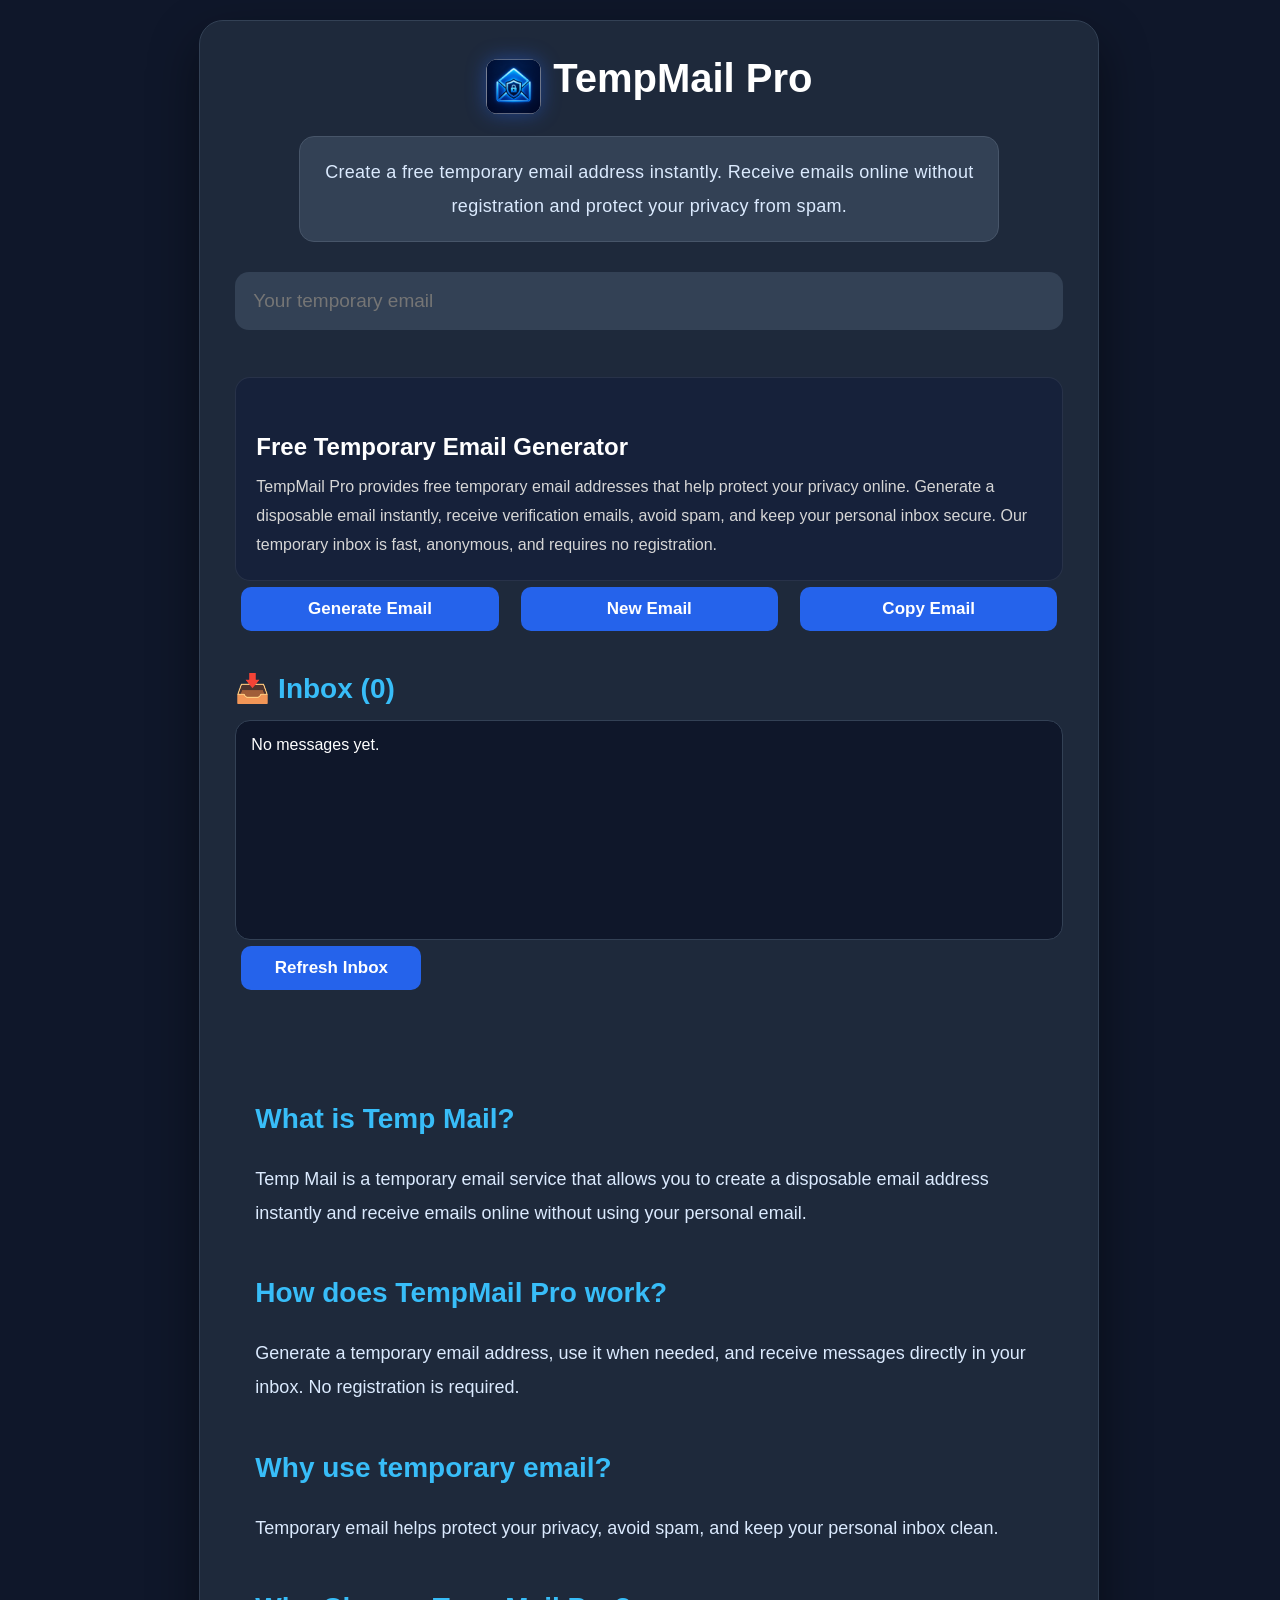
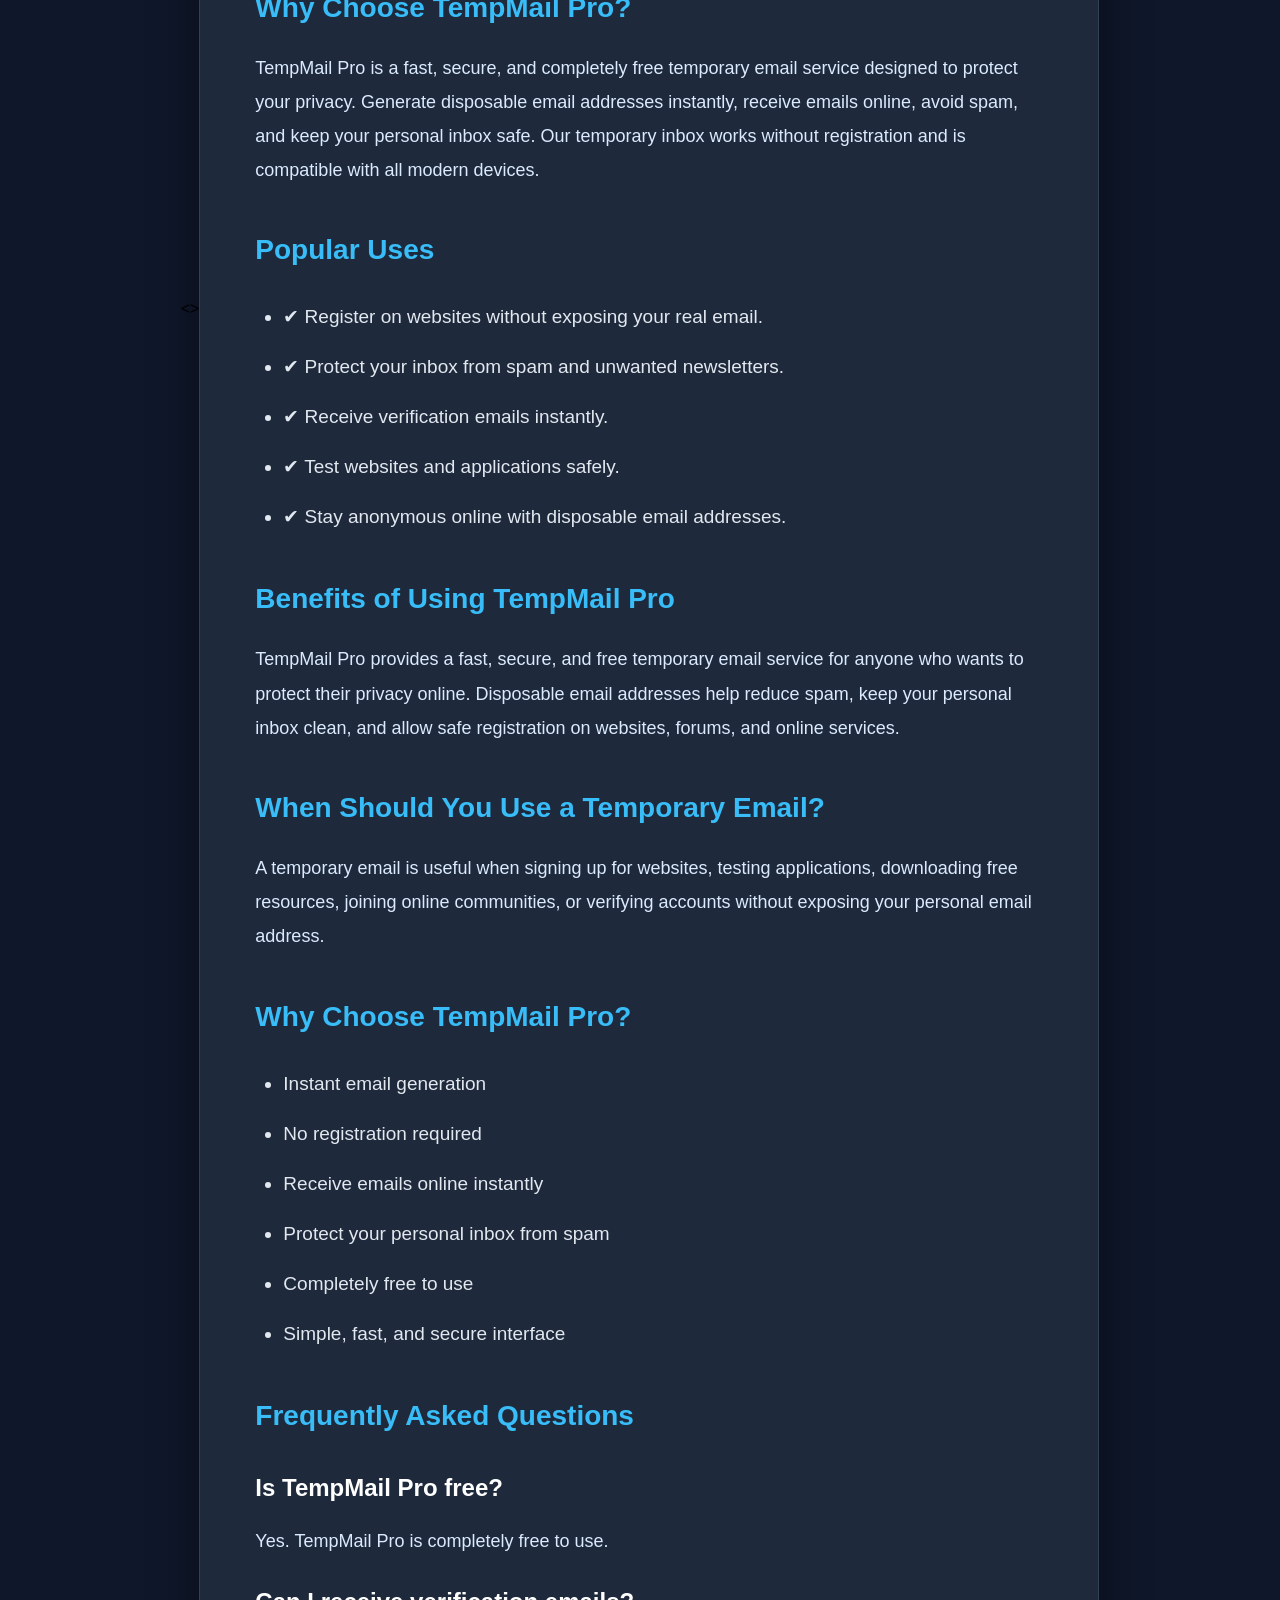
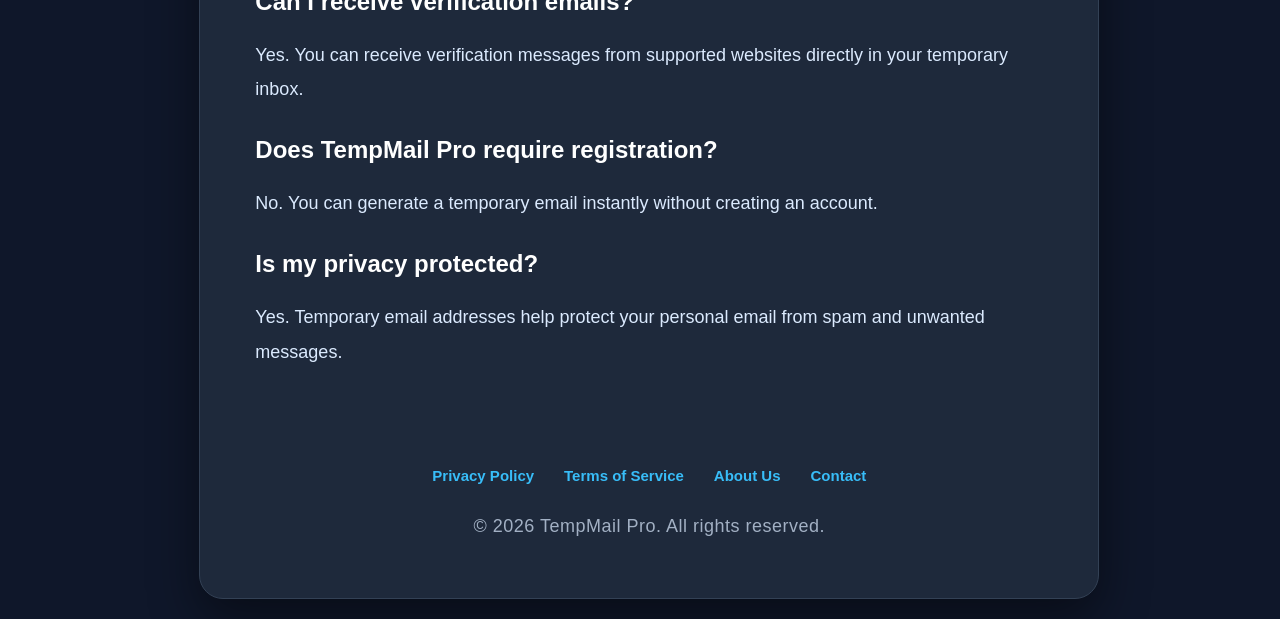
<file: index.html>
<!DOCTYPE html>
<html lang="en">
<>

<meta charset="UTF-8">
<meta name="viewport" content="width=device-width, initial-scale=1.0">

<title>TempMail Pro | Free Temporary Email - Disposable Email Service</title>

<meta name="description" content="TempMail Pro is a free temporary email service that lets you generate disposable email addresses instantly. Receive emails online, protect your privacy, avoid spam, and use temporary inboxes without registration.">
  <meta name="author" content="TempMail Pro">
  <meta name="keywords" content="temp mail, temporary email, disposable email, free temp mail, fake email, anonymous email, temporary inbox, receive email online, temp email generator">
  <link rel="canonical" href="https://jackmilo039-netizen.github.io/Tempmail-/">
  <meta name="google-site-verification" content="VM8_5aUVEPTdeHIP9l7O9-RKm6DKjGMaDQCW--XI7i4" />
  <link rel="icon" type="image/png" href="logo.png">
<link rel="apple-touch-icon" href="logo.png">
  <link rel="manifest" href="manifest.json">
<meta name="theme-color" content="#0f172a">
  <meta name="robots" content="index, follow, max-image-preview:large, max-snippet:-1, max-video-preview:-1">
<meta name="author" content="TempMail Pro">
<meta name="language" content="English">
  <link rel="manifest" href="manifest.json">

<link rel="stylesheet" href="style.css">
  <meta name="application-name" content="TempMail Pro">
<meta name="apple-mobile-web-app-title" content="TempMail Pro">
<meta name="format-detection" content="telephone=no">
  <meta property="og:type" content="website">
<meta property="og:title" content="TempMail Pro - Free Temporary Email Service">
<meta property="og:description" content="Create a free temporary email instantly and protect your privacy from spam.">
<meta property="og:url" content="https://jackmilo039-netizen.github.io/Tempmail-/">
<meta property="og:image" content="https://jackmilo039-netizen.github.io/Tempmail-/logo.png">

<meta name="twitter:card" content="summary_large_image">
<meta name="twitter:title" content="TempMail Pro - Free Temporary Email Service">
<meta name="twitter:description" content="Generate disposable email addresses instantly for free.">
<meta name="twitter:image" content="https://jackmilo039-netizen.github.io/Tempmail-/logo.png">

<!-- كود إعلان الـ Popunder من Adsterra -->
<script src="https://pl30672529.effectivecpmnetwork.com/dc/d5/3c/dcd53cf4896d003f60cefcb840843703.js"></script>
  <script type="application/ld+json">
{
  "@context":"https://schema.org",
  "@graph":[
    {
      "@type":"Organization",
      "name":"TempMail Pro",
      "url":"https://jackmilo039-netizen.github.io/Tempmail-/",
      "logo":"https://jackmilo039-netizen.github.io/Tempmail-/logo.png"
    },
    {
      "@type":"WebSite",
      "name":"TempMail Pro",
      "url":"https://jackmilo039-netizen.github.io/Tempmail-/",
      "potentialAction":{
        "@type":"SearchAction",
        "target":"https://jackmilo039-netizen.github.io/Tempmail-/?q={search_term_string}",
        "query-input":"required name=search_term_string"
      }
    },
    {
      "@type":"WebApplication",
      "name":"TempMail Pro",
      "applicationCategory":"UtilitiesApplication",
      "operatingSystem":"Android, iOS, Windows, macOS",
      "url":"https://jackmilo039-netizen.github.io/Tempmail-/",
      "image":"https://jackmilo039-netizen.github.io/Tempmail-/logo.png",
      "description":"Free temporary email service to generate disposable email addresses instantly."
    }
  ]
}
    </script>

  <!-- Google Analytics -->
  <script async src="https://www.googletagmanager.com/gtag/js?id=G-C2E69P86M1"></script>
  <script>
    window.dataLayer = window.dataLayer || [];
    function gtag(){dataLayer.push(arguments);}
    gtag('js', new Date());

    gtag('config', 'G-C2E69P86M1');
  </script>

</head>

<body>

<div class="container">

<div class="logo-box">
    <img src="logo.png" alt="TempMail Pro Logo" class="logo">
    <h1>TempMail Pro</h1>
</div>

<p class="description">
Create a free temporary email address instantly. Receive emails online without registration and protect your privacy from spam.
</p>

<input id="email" type="text" placeholder="Your temporary email" readonly>
  <section class="seo-content">

<h2>Free Temporary Email Generator</h2>

<p>
TempMail Pro provides free temporary email addresses that help protect your privacy online. Generate a disposable email instantly, receive verification emails, avoid spam, and keep your personal inbox secure. Our temporary inbox is fast, anonymous, and requires no registration.
</p>

  </section>

  <div class="buttons">
    <button id="generate" onclick="window.open('https://www.effectivecpmnetwork.com/w695dncn?key=d8e7fab796577f5131c1c901bde0d62f', '_blank')">Generate Email</button>
    <button id="newEmail" onclick="window.open('https://www.effectivecpmnetwork.com/w695dncn?key=d8e7fab796577f5131c1c901bde0d62f', '_blank')">New Email</button>
    <button id="copy" onclick="window.open('https://www.effectivecpmnetwork.com/w695dncn?key=d8e7fab796577f5131c1c901bde0d62f', '_blank')">Copy Email</button>
</div>

<div id="status"></div>

<div id="notification" class="notification">
📩 New message received!
</div>
 <h2>📥 Inbox (<span id="mailCount">0</span>)</h2>

<div id="inbox">
    No messages yet.
</div>
  <button id="refresh" onclick="window.open('https://www.effectivecpmnetwork.com/w695dncn?key=d8e7fab796577f5131c1c901bde0d62f', '_blank')">Refresh Inbox</button>
  <div class="info-section">

<h2>What is Temp Mail?</h2>

<p>
Temp Mail is a temporary email service that allows you to create a disposable email address instantly and receive emails online without using your personal email.
</p>

<h2>How does TempMail Pro work?</h2>

<p>
Generate a temporary email address, use it when needed, and receive messages directly in your inbox. No registration is required.
</p>

<h2>Why use temporary email?</h2>

<p>
Temporary email helps protect your privacy, avoid spam, and keep your personal inbox clean.
</p>
    <h2>Why Choose TempMail Pro?</h2>

<p>
TempMail Pro is a fast, secure, and completely free temporary email service designed to protect your privacy. Generate disposable email addresses instantly, receive emails online, avoid spam, and keep your personal inbox safe. Our temporary inbox works without registration and is compatible with all modern devices.
</p>

<h2>Popular Uses</h2>

<ul>
<li>✔ Register on websites without exposing your real email.</li>
<li>✔ Protect your inbox from spam and unwanted newsletters.</li>
<li>✔ Receive verification emails instantly.</li>
<li>✔ Test websites and applications safely.</li>
<li>✔ Stay anonymous online with disposable email addresses.</li>
</ul>
    <h2>Benefits of Using TempMail Pro</h2>

<p>
TempMail Pro provides a fast, secure, and free temporary email service for anyone who wants to protect their privacy online. Disposable email addresses help reduce spam, keep your personal inbox clean, and allow safe registration on websites, forums, and online services.
</p>

<h2>When Should You Use a Temporary Email?</h2>

<p>
A temporary email is useful when signing up for websites, testing applications, downloading free resources, joining online communities, or verifying accounts without exposing your personal email address.
</p>

<h2>Why Choose TempMail Pro?</h2>

<ul>
<li>Instant email generation</li>
<li>No registration required</li>
<li>Receive emails online instantly</li>
<li>Protect your personal inbox from spam</li>
<li>Completely free to use</li>
<li>Simple, fast, and secure interface</li>
</ul>

<h2>Frequently Asked Questions</h2>

<h3>Is TempMail Pro free?</h3>
<p>Yes. TempMail Pro is completely free to use.</p>

<h3>Can I receive verification emails?</h3>
<p>Yes. You can receive verification messages from supported websites directly in your temporary inbox.</p>

<h3>Does TempMail Pro require registration?</h3>
<p>No. You can generate a temporary email instantly without creating an account.</p>

<h3>Is my privacy protected?</h3>
<p>Yes. Temporary email addresses help protect your personal email from spam and unwanted messages.</p>

  </div>

<footer>

<div class="footer-links">

<a href="privacy.html">Privacy Policy</a>

<a href="terms.html">Terms of Service</a>

<a href="about.html">About Us</a>

<a href="contact.html">Contact</a>

</div>

<p>
© 2026 TempMail Pro. All rights reserved.
</p>

</footer>

<script src="script.js"></script>

</body>
</html>
</file>
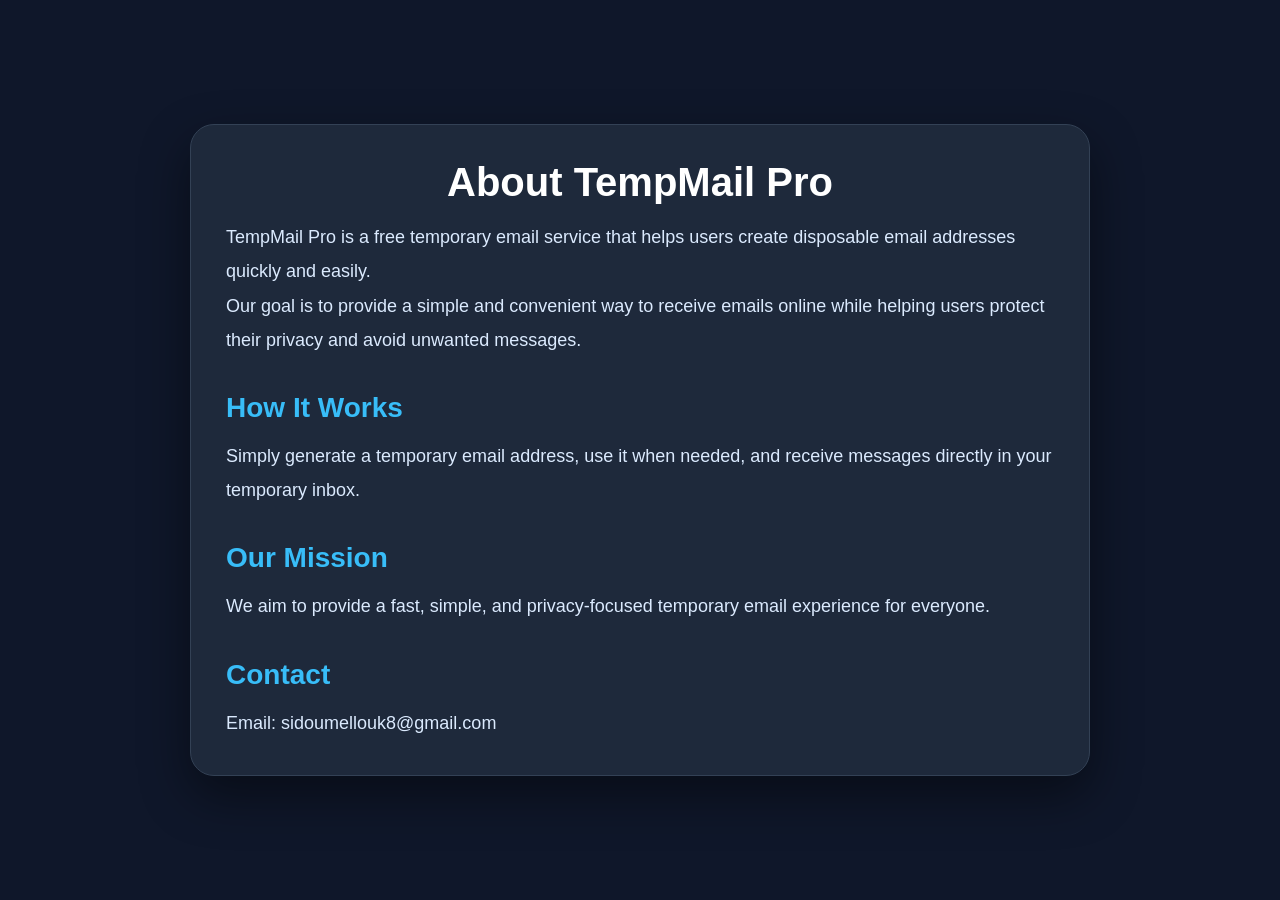
<file: about.html>
<!DOCTYPE html>
<html lang="en">
<head>

<meta charset="UTF-8">
<meta name="viewport" content="width=device-width, initial-scale=1.0">

<title>About Us - TempMail Pro</title>

<meta name="description" content="Learn more about TempMail Pro and our temporary email service.">

<link rel="stylesheet" href="style.css">

</head>

<body>

<div class="container">

<h1>About TempMail Pro</h1>

<p>
TempMail Pro is a free temporary email service that helps users create disposable email addresses quickly and easily.
</p>

<p>
Our goal is to provide a simple and convenient way to receive emails online while helping users protect their privacy and avoid unwanted messages.
</p>

<h2>How It Works</h2>

<p>
Simply generate a temporary email address, use it when needed, and receive messages directly in your temporary inbox.
</p>

<h2>Our Mission</h2>

<p>
We aim to provide a fast, simple, and privacy-focused temporary email experience for everyone.
</p>

<h2>Contact</h2>

<p>
Email: sidoumellouk8@gmail.com
</p>

</div>

</body>
</html>
</file>
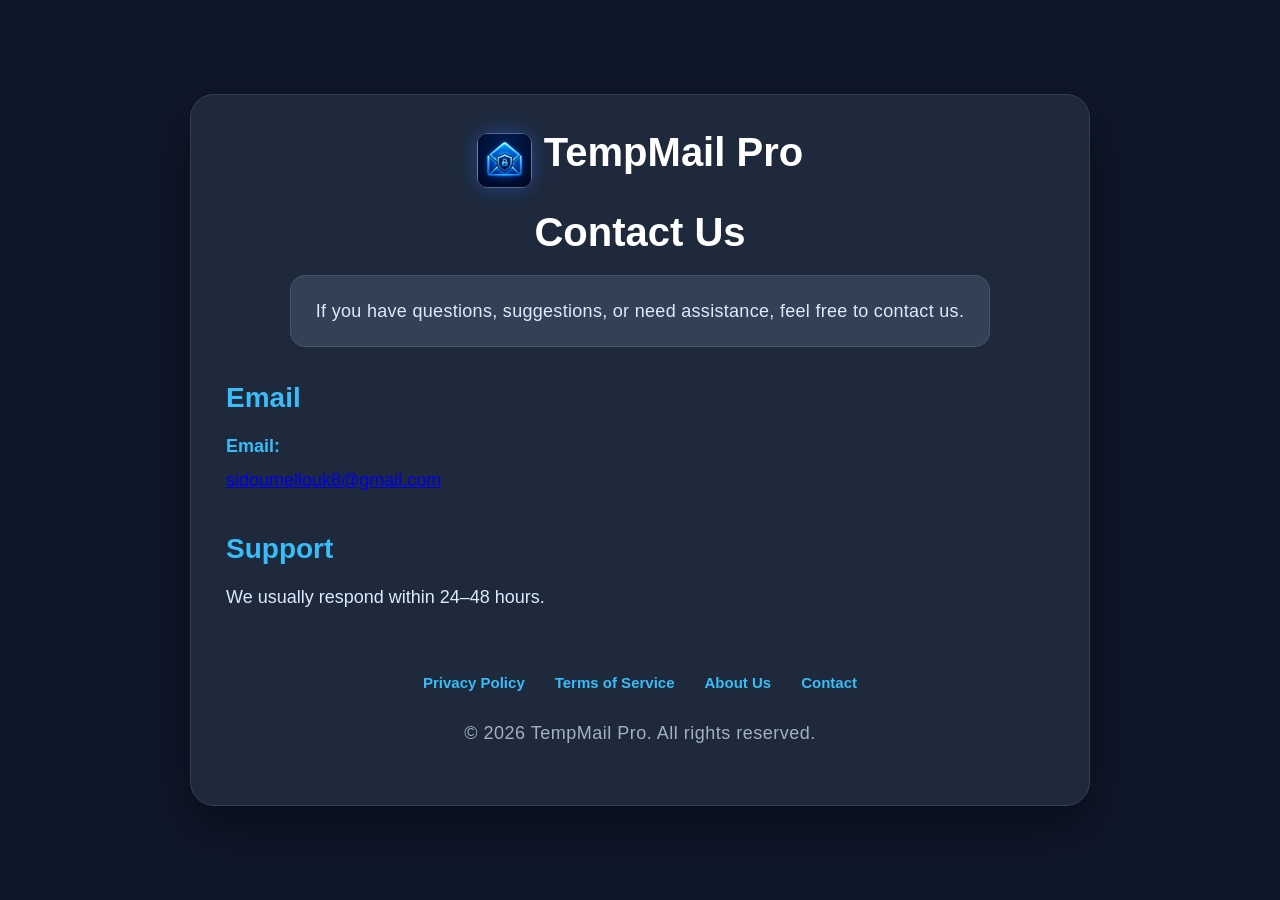
<file: contact.html>
<!DOCTYPE html>
<html lang="en">
<head>

<meta charset="UTF-8">
<meta name="viewport" content="width=device-width, initial-scale=1.0">

<title>Contact Us - TempMail Pro</title>

<meta name="description" content="Contact TempMail Pro for questions, feedback, or support regarding our temporary email service.">

<link rel="icon" type="image/png" href="logo.png">
<link rel="apple-touch-icon" href="logo.png">
<link rel="stylesheet" href="style.css">

</head>

<body>

<div class="container">

<div class="logo-box">
<img src="logo.png" alt="TempMail Pro Logo" class="logo">
<h1>TempMail Pro</h1>
</div>

<h1>Contact Us</h1>

<p class="description">
If you have questions, suggestions, or need assistance, feel free to contact us.
</p>

<h2>Email</h2>

<p>
<strong>Email:</strong><br>
<a href="mailto:sidoumellouk8@gmail.com">sidoumellouk8@gmail.com</a>
</p>

<h2>Support</h2>

<p>
We usually respond within 24–48 hours.
</p>

<footer>

<div class="footer-links">
<a href="privacy.html">Privacy Policy</a>
<a href="terms.html">Terms of Service</a>
<a href="about.html">About Us</a>
<a href="contact.html">Contact</a>
</div>

<p>
© 2026 TempMail Pro. All rights reserved.
</p>

</footer>

</div>

</body>
</html>
</file>
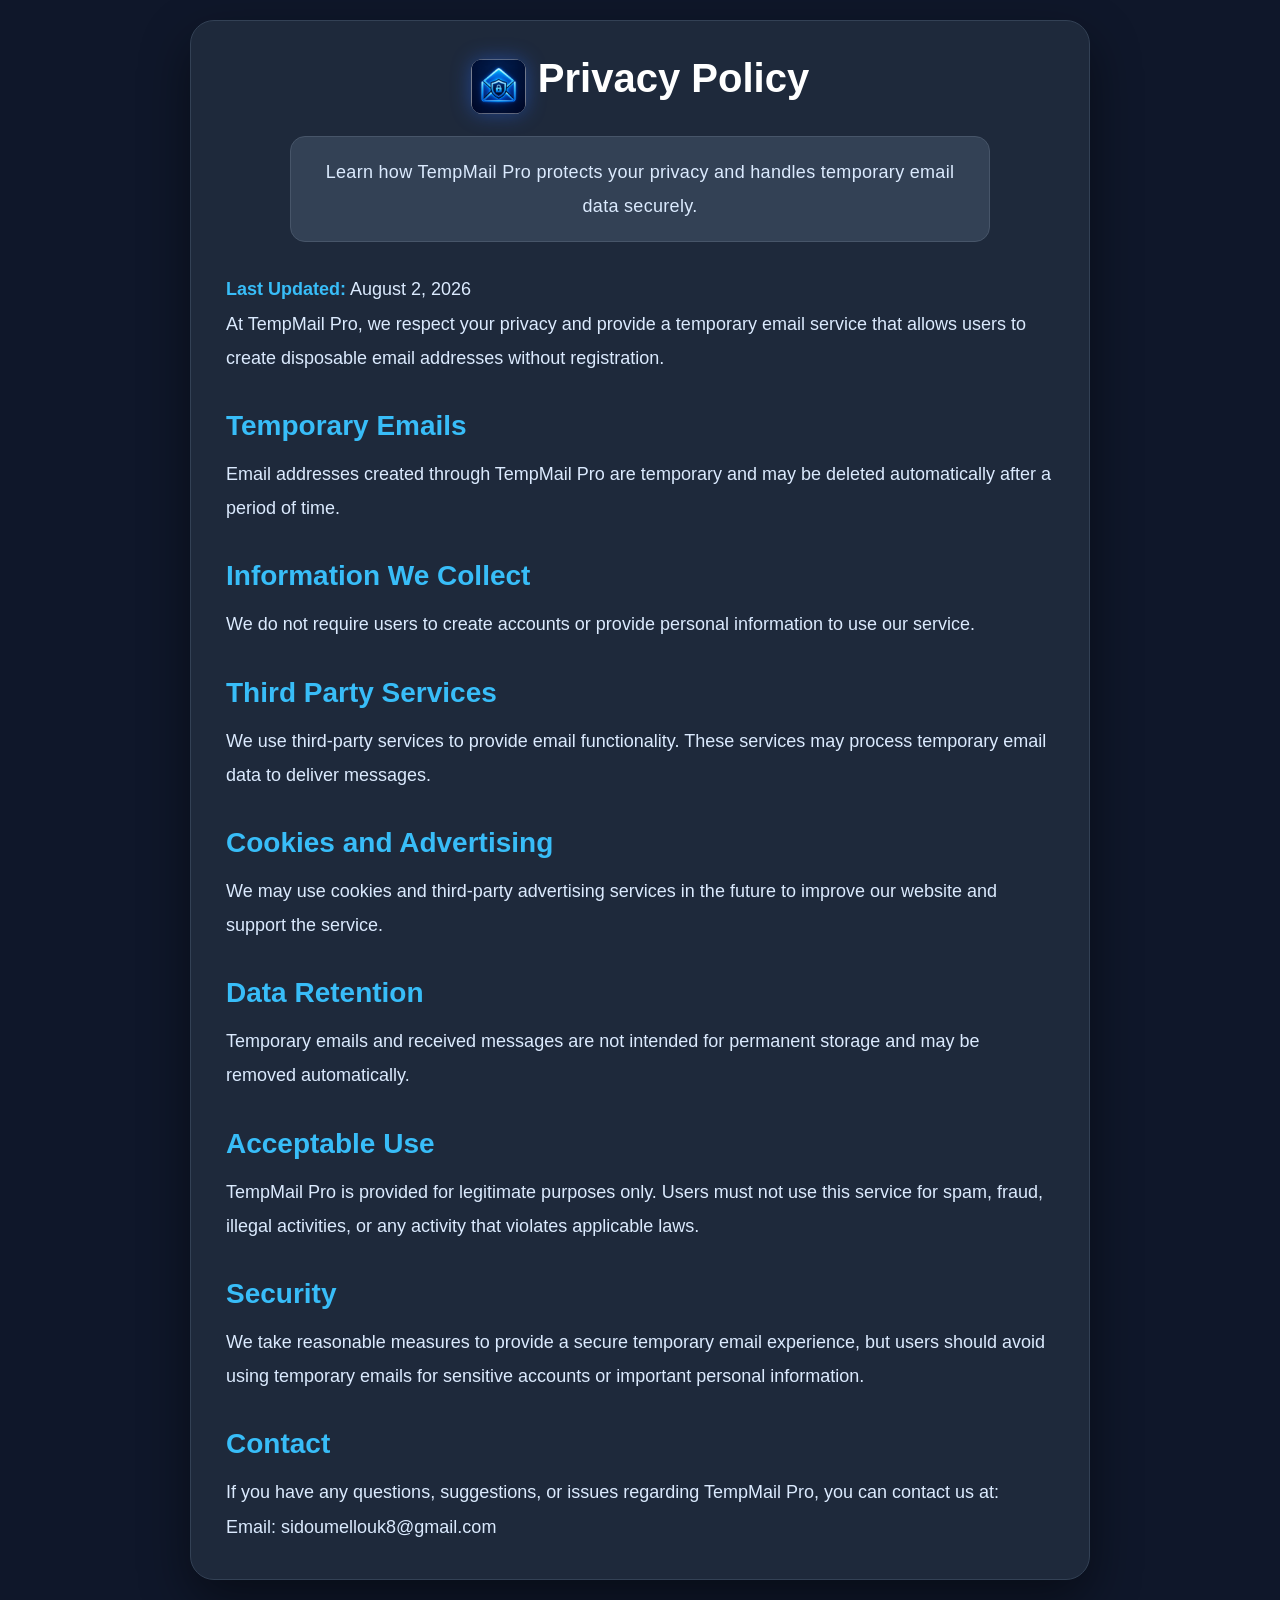
<file: privacy.html>
<!DOCTYPE html>
<html lang="en">
<head>

<meta charset="UTF-8">
<meta name="viewport" content="width=device-width, initial-scale=1.0">

<title>Privacy Policy - TempMail Pro</title>

<meta name="description" content="Privacy Policy for TempMail Pro temporary email service.">

<link rel="stylesheet" href="style.css">

</head>

<body>

<div class="container">

<div class="logo-box">
    <img src="logo.png" alt="TempMail Pro Logo" class="logo">
    <h1>Privacy Policy</h1>
</div>

<p class="description">
Learn how TempMail Pro protects your privacy and handles temporary email data securely.
</p>
  <p><strong>Last Updated:</strong> August 2, 2026</p>

<p>
At TempMail Pro, we respect your privacy and provide a temporary email service that allows users to create disposable email addresses without registration.
</p>

<h2>Temporary Emails</h2>

<p>
Email addresses created through TempMail Pro are temporary and may be deleted automatically after a period of time.
</p>

<h2>Information We Collect</h2>

<p>
We do not require users to create accounts or provide personal information to use our service.
</p>

<h2>Third Party Services</h2>

<p>
We use third-party services to provide email functionality. These services may process temporary email data to deliver messages.
</p>

<h2>Cookies and Advertising</h2>

<p>
We may use cookies and third-party advertising services in the future to improve our website and support the service.
</p>
  <h2>Data Retention</h2>

<p>
Temporary emails and received messages are not intended for permanent storage and may be removed automatically.
</p>
  <h2>Acceptable Use</h2>

<p>
TempMail Pro is provided for legitimate purposes only. Users must not use this service for spam, fraud, illegal activities, or any activity that violates applicable laws.
</p>
  <h2>Security</h2>

<p>
We take reasonable measures to provide a secure temporary email experience, but users should avoid using temporary emails for sensitive accounts or important personal information.
</p>

<h2>Contact</h2>

<p>
If you have any questions, suggestions, or issues regarding TempMail Pro, you can contact us at:
</p>

<p>
Email: sidoumellouk8@gmail.com
</p>

</div>

</body>
</html>
</file>
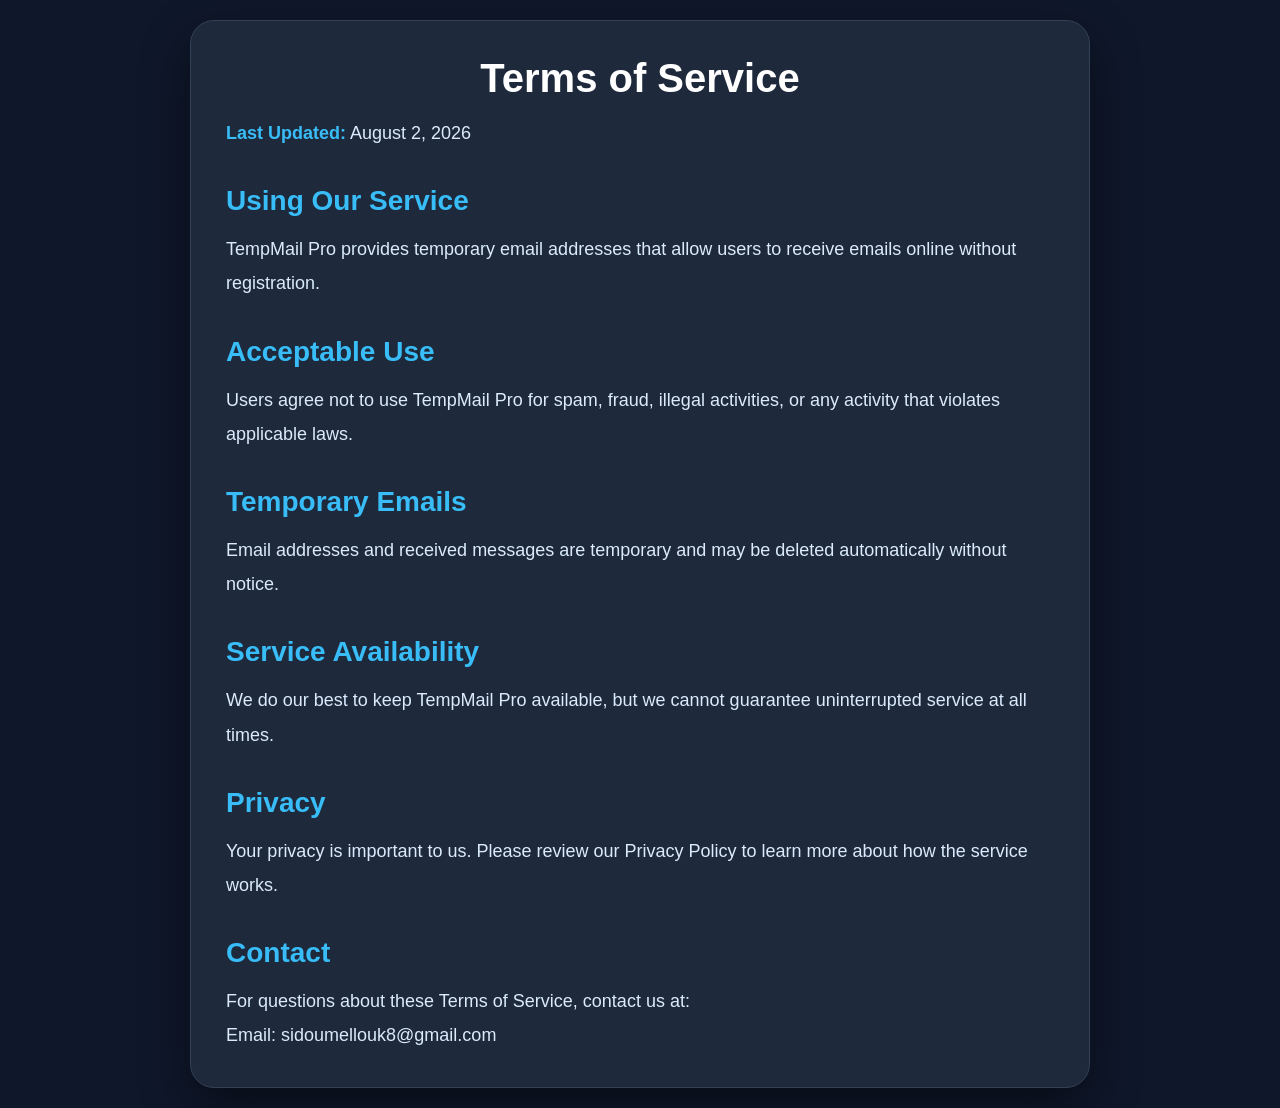
<file: terms.html>
<!DOCTYPE html>
<html lang="en">
<head>

<meta charset="UTF-8">
<meta name="viewport" content="width=device-width, initial-scale=1.0">

<title>Terms of Service - TempMail Pro</title>

<meta name="description" content="Terms of Service for TempMail Pro temporary email service.">

<link rel="stylesheet" href="style.css">

</head>

<body>

<div class="container">

<h1>Terms of Service</h1>

<p><strong>Last Updated:</strong> August 2, 2026</p>

<h2>Using Our Service</h2>

<p>
TempMail Pro provides temporary email addresses that allow users to receive emails online without registration.
</p>

<h2>Acceptable Use</h2>

<p>
Users agree not to use TempMail Pro for spam, fraud, illegal activities, or any activity that violates applicable laws.
</p>

<h2>Temporary Emails</h2>

<p>
Email addresses and received messages are temporary and may be deleted automatically without notice.
</p>

<h2>Service Availability</h2>

<p>
We do our best to keep TempMail Pro available, but we cannot guarantee uninterrupted service at all times.
</p>

<h2>Privacy</h2>

<p>
Your privacy is important to us. Please review our Privacy Policy to learn more about how the service works.
</p>

<h2>Contact</h2>

<p>
For questions about these Terms of Service, contact us at:
</p>

<p>
Email: sidoumellouk8@gmail.com
</p>

</div>

</body>
</html>
</file>
<file: style.css>
*{
margin:0;
padding:0;
box-sizing:border-box;
font-family:Arial,Helvetica,sans-serif;
}

body{
background:#0f172a;
display:flex;
justify-content:center;
align-items:center;
min-height:100vh;
padding:20px;
}

.container{
width:100%;
max-width:900px;
background:#1e293b;
padding:35px;
border-radius:24px;
box-shadow:0 20px 50px rgba(0,0,0,.45);
border:1px solid #334155;
}

h1{
text-align:center;
font-size:32px;
margin-bottom:10px;
color:#fff;
}

.subtitle{
text-align:center;
color:#94a3b8;
margin-bottom:25px;
}

input{
width:100%;
padding:18px;
font-size:19px;
border:none;
border-radius:14px;
outline:none;
background:#334155;
color:white;
margin-bottom:22px;
}

.buttons{
display:flex;
gap:10px;
flex-wrap:wrap;
margin-bottom:20px;
}

button{
flex:1;
min-width:180px;
padding:16px;
border:none;
border-radius:14px;
background:#2563eb;
color:white;
font-size:17px;
font-weight:bold;
cursor:pointer;
transition:.25s;
}

button:hover{
background:#1d4ed8;
transform:translateY(-2px);
}

#status{
text-align:center;
margin:15px 0;
font-weight:bold;
color:#22c55e;
}

h2{
margin:20px 0 10px;
color:white;
}

#inbox{
background:#0f172a;
border:1px solid #334155;
border-radius:16px;
padding:20px;
min-height:320px;
max-height:520px;
overflow-y:auto;
color:white;
margin-top:15px;
}

.mail-card{
background:#1e293b;
padding:18px;
border-radius:14px;
margin-bottom:15px;
border-left:6px solid #3b82f6;
cursor:pointer;
transition:.25s;
box-shadow:0 6px 20px rgba(0,0,0,.2);
}

.mail-card:hover{
background:#334155;
transform:translateY(-3px);
box-shadow:0 10px 25px rgba(0,0,0,.3);
}

.mail-from{
font-weight:bold;
color:#60a5fa;
}

.mail-subject{
margin-top:8px;
font-size:18px;
font-weight:bold;
color:white;
}

.mail-date{
margin-top:8px;
font-size:13px;
color:#94a3b8;
}
#inbox{
background:#0f172a;
border:1px solid #334155;
border-radius:15px;
padding:15px;
min-height:220px;
max-height:450px;
overflow-y:auto;
color:white;
margin-top:10px;
}

.mail-card{
background:#1e293b;
padding:15px;
border-radius:12px;
margin-bottom:12px;
border-left:5px solid #3b82f6;
cursor:pointer;
transition:.3s;
}

.mail-card:hover{
background:#334155;
transform:translateY(-2px);
}

.mail-from{
font-size:14px;
font-weight:bold;
color:#60a5fa;
}

.mail-subject{
font-size:18px;
font-weight:bold;
margin-top:8px;
color:white;
}

.mail-date{
font-size:13px;
margin-top:10px;
color:#94a3b8;
}
.notification{
position:fixed;
top:20px;
right:20px;
background:#22c55e;
color:white;
padding:15px 20px;
border-radius:12px;
font-weight:bold;
box-shadow:0 8px 25px rgba(0,0,0,.3);
display:none;
z-index:9999;
animation:fadeIn .4s;
}

@keyframes fadeIn{
from{
opacity:0;
transform:translateY(-20px);
}
to{
opacity:1;
transform:translateY(0);
}
}
footer p {
    margin-top: 15px;
    font-size: 13px;
    opacity: 0.7;
}
footer p {
    margin-top: 15px;
    font-size: 13px;
    color: #94a3b8;
    font-weight: 400;
    text-align: center;
    letter-spacing: 0.5px;
}
.info-section {
    margin-top: 40px;
    padding: 20px;
    text-align: left;
}

.info-section h2 {
    margin-top: 25px;
    font-size: 20px;
    color: #38bdf8;
}

.info-section p {
    margin-top: 10px;
    line-height: 1.7;
    font-size: 15px;
    color: #cbd5e1;
}
button {
    margin: 6px;
    padding: 12px 18px;
    border-radius: 10px;
    cursor: pointer;
}
footer {
    margin-top: 40px;
    padding: 20px 0;
    text-align: center;
}

.footer-links {
    display: flex;
    justify-content: center;
    gap: 30px;
    flex-wrap: wrap;
}

.footer-links a {
    color: #38bdf8;
    text-decoration: none;
    font-weight: 600;
    font-size: 15px;
}

.footer-links a:hover {
    color: white;
}

footer p {
    margin-top: 25px;
    font-size: 13px;
    color: #94a3b8;
}
  footer {
    margin-top: 40px;
    padding: 20px 0;
    text-align: center;
    display: block;
}

.footer-links {
    display: flex;
    justify-content: center;
    gap: 30px;
    flex-wrap: wrap;
}

.footer-links a {
    color: #38bdf8;
    text-decoration: none;
    font-weight: 600;
    font-size: 15px;
}

footer p {
    margin-top: 25px;
    color: #94a3b8;
    font-size: 13px;
}
  .description {
    margin: 20px auto 35px;
    max-width: 700px;
    padding: 18px 22px;
    background: #334155;
    border-radius: 16px;
    color: #cbd5e1;
    font-size: 17px;
    line-height: 1.7;
    text-align: center;
    font-weight: 500;
    letter-spacing: 0.3px;
    border: 1px solid #475569;
  }
.logo-box{
    display:flex;
    justify-content:center;
    align-items:center;
    gap:15px;
    margin-bottom:20px;
}

.logo{
    width:70px;
    height:70px;
    border-radius:18px;
    box-shadow:0 0 20px rgba(37,99,235,.45);
}

.logo-box h1{
    margin:0;
    color:#fff;
    font-size:34px;
    font-weight:700;
}
/* ===== SEO Content Section ===== */

.info-section{
    margin-top:40px;
    line-height:2;
}

.info-section h2{
    color:#38bdf8;
    font-size:32px;
    margin-top:40px;
    margin-bottom:18px;
    font-weight:700;
}

.info-section h3{
    color:#ffffff;
    font-size:24px;
    margin-top:20px;
    margin-bottom:12px;
    font-weight:bold;
}

.info-section p{
    color:#e2e8f0;
    font-size:19px;
    line-height:1.9;
    margin-bottom:18px;
}

.info-section ul{
    padding-left:28px;
    margin:20px 0;
}

.info-section li{
    color:#e2e8f0;
    font-size:19px;
    margin-bottom:12px;
}
/* ===== Pages (Privacy - Terms - About) ===== */

.container h1{
    color:#ffffff;
    text-align:center;
    font-size:40px;
    margin-bottom:15px;
}

.container h2{
    color:#38bdf8;
    font-size:28px;
    margin-top:35px;
    margin-bottom:15px;
}

.container p{
    color:#dbeafe;
    font-size:18px;
    line-height:1.9;
}

.container strong{
    color:#38bdf8;
}

.description{
    background:#334155;
    padding:18px;
    border-radius:15px;
    text-align:center;
    color:#f8fafc;
    margin-bottom:30px;
}

.logo-box{
    display:flex;
    justify-content:center;
    align-items:center;
    gap:12px;
    margin-bottom:20px;
}

.logo{
    width:55px;
    height:55px;
    border-radius:12px;
}
.seo-content{
margin-top:25px;
padding:20px;
background:#16213a;
border-radius:15px;
border:1px solid rgba(255,255,255,.08);
}

.seo-content h2{
color:#ffffff;
margin-bottom:12px;
font-size:24px;
}

.seo-content p{
color:#d6d6d6;
line-height:1.8;
font-size:16px;
}
</file>
